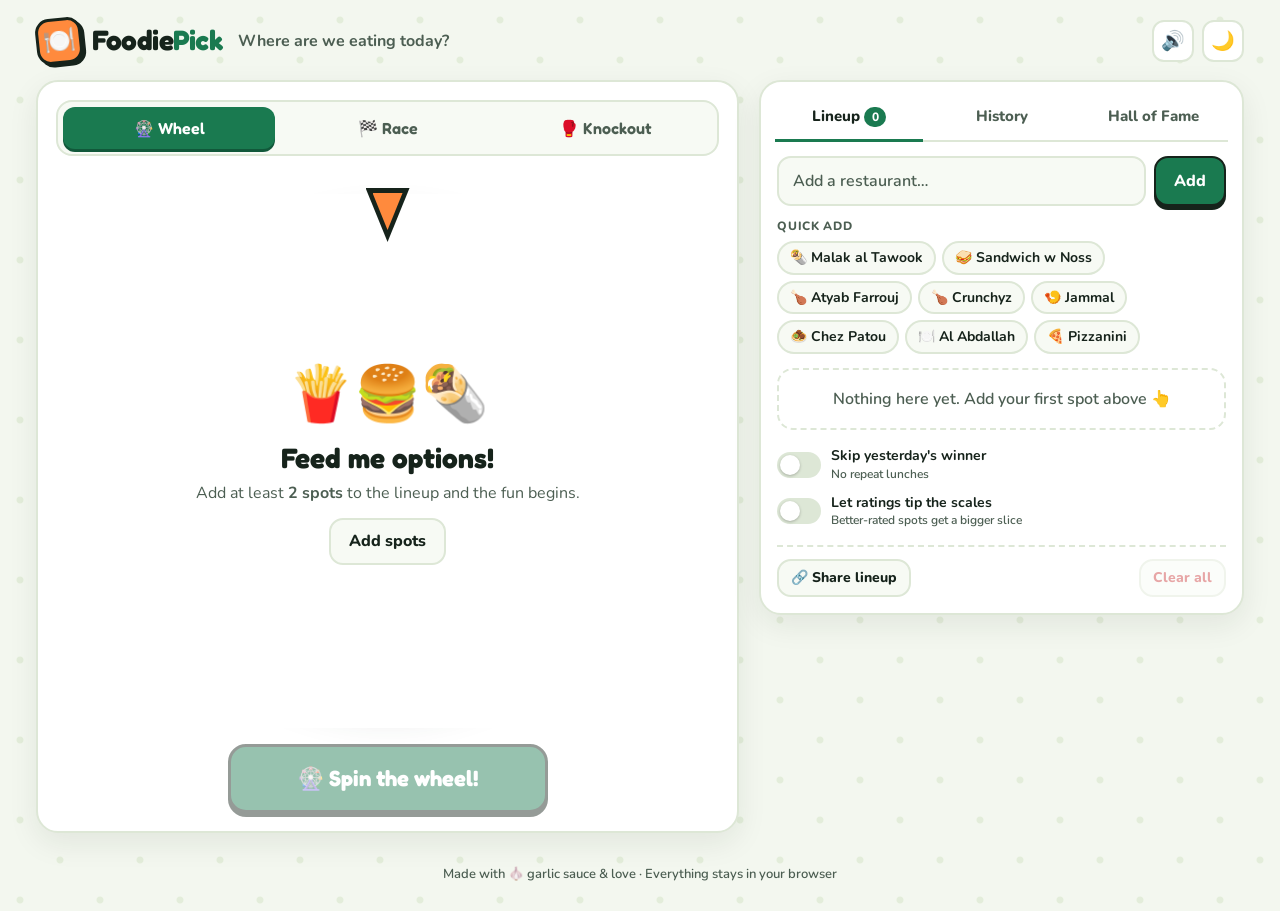
<file: index.html>
<!doctype html>
<html lang="en">
  <head>
    <meta charset="utf-8">
    <meta name="viewport" content="width=device-width, initial-scale=1, viewport-fit=cover">
    <title>Foodie Pick</title>
    <meta name="description" content="Can't decide where to eat? Spin the wheel, race the restaurants, and let the food gods pick lunch.">
    <meta name="theme-color" content="#1a7a50">
    <link rel="icon" href="data:image/svg+xml,<svg xmlns='http://www.w3.org/2000/svg' viewBox='0 0 100 100'><text y='.9em' font-size='90'>🍕</text></svg>">
    <link rel="preconnect" href="https://fonts.googleapis.com">
    <link rel="preconnect" href="https://fonts.gstatic.com" crossorigin>
    <link href="https://fonts.googleapis.com/css2?family=Fredoka:wght@500;600;700&family=Nunito:wght@400;600;700;800&display=swap" rel="stylesheet">
    <link rel="stylesheet" href="styles.css">
  </head>
  <body>
    <header class="topbar">
      <a class="brand" href="./" aria-label="Foodie Pick home">
        <span class="brand-mark" aria-hidden="true">🍽️</span>
        <span class="brand-word">Foodie<em>Pick</em></span>
      </a>
      <p class="tagline" id="tagline">Where are we eating today?</p>
      <div class="topbar-actions">
        <button class="team-btn" id="teamBtn" type="button" hidden>
          <span aria-hidden="true">👥</span> <span id="teamBtnLabel">Team up</span>
          <span class="online-dot" id="onlineBadge" hidden></span>
        </button>
        <button class="icon-btn" id="soundBtn" type="button" aria-pressed="true" title="Sound on/off">🔊</button>
        <button class="icon-btn" id="themeBtn" type="button" title="Switch light/dark">🌙</button>
      </div>
    </header>

    <main class="layout">
      <section class="stage-card" aria-label="Picker">
        <div class="mode-tabs" role="tablist" aria-label="Pick mode">
          <button class="mode-tab" role="tab" type="button" data-mode="wheel" aria-selected="true">
            <span aria-hidden="true">🎡</span> Wheel
          </button>
          <button class="mode-tab" role="tab" type="button" data-mode="race" aria-selected="false">
            <span aria-hidden="true">🏁</span> Race
          </button>
          <button class="mode-tab" role="tab" type="button" data-mode="knockout" aria-selected="false">
            <span aria-hidden="true">🥊</span> Knockout
          </button>
        </div>
        <p class="mode-hint" id="modeHint"></p>

        <div class="stage" id="stage">
          <div class="wheel-wrap" id="wheelWrap">
            <div class="wheel-pointer" id="wheelPointer" aria-hidden="true"></div>
            <canvas id="wheelCanvas" width="640" height="640" aria-label="Restaurant wheel"></canvas>
            <button class="wheel-hub" id="hubBtn" type="button" aria-label="Spin the wheel">SPIN</button>
          </div>
          <div class="race-wrap" id="raceWrap" hidden>
            <canvas id="raceCanvas" aria-label="Food race track"></canvas>
          </div>
          <div class="empty-stage" id="emptyStage" hidden>
            <div class="empty-emoji" aria-hidden="true">🍟🍔🌯</div>
            <h2>Feed me options!</h2>
            <p>Add at least <strong>2 spots</strong> to the lineup and the fun begins.</p>
            <button class="btn ghost" id="emptyAddBtn" type="button">Add spots</button>
          </div>
          <ol class="knockout-trail" id="knockoutTrail" aria-label="Knocked out" hidden></ol>
        </div>

        <div class="stage-controls">
          <button class="btn primary big" id="goBtn" type="button">
            <span class="go-label" id="goLabel">Pick my lunch!</span>
          </button>
          <div class="race-length" id="raceLength" role="radiogroup" aria-label="Race length" hidden>
            <button type="button" role="radio" data-len="10">Snack 10s</button>
            <button type="button" role="radio" data-len="20">Meal 20s</button>
            <button type="button" role="radio" data-len="40">Feast 40s</button>
          </div>
        </div>
        <p class="sr-only" aria-live="polite" id="liveRegion"></p>
      </section>

      <aside class="side-card">
        <div class="side-tabs" role="tablist" aria-label="Panels">
          <button class="side-tab" role="tab" type="button" data-panel="lineup" aria-selected="true">Lineup <span class="pill" id="lineupCount">0</span></button>
          <button class="side-tab" role="tab" type="button" data-panel="history" aria-selected="false">History</button>
          <button class="side-tab" role="tab" type="button" data-panel="fame" aria-selected="false">Hall of Fame</button>
        </div>

        <section class="panel" id="panel-lineup" role="tabpanel">
          <form class="add-form" id="addForm" autocomplete="off">
            <label class="sr-only" for="nameInput">Restaurant name</label>
            <input id="nameInput" type="text" maxlength="40" placeholder="Add a restaurant…" list="nameSuggestions" enterkeyhint="done">
            <datalist id="nameSuggestions"></datalist>
            <button class="btn primary" type="submit" aria-label="Add restaurant">Add</button>
          </form>

          <div class="quick-add" id="quickAddWrap">
            <span class="quick-label">Quick add</span>
            <div class="chips" id="quickAdd"></div>
          </div>

          <ul class="lineup" id="lineup" aria-label="Restaurants in the lineup"></ul>

          <div class="toggles">
            <label class="switch">
              <input type="checkbox" id="noRepeatToggle">
              <span class="switch-ui" aria-hidden="true"></span>
              <span>Skip yesterday's winner <small>No repeat lunches</small></span>
            </label>
            <label class="switch">
              <input type="checkbox" id="biasToggle">
              <span class="switch-ui" aria-hidden="true"></span>
              <span>Let ratings tip the scales <small>Better-rated spots get a bigger slice</small></span>
            </label>
          </div>

          <div class="lineup-actions">
            <button class="btn ghost small" id="shareBtn" type="button">🔗 Share lineup</button>
            <button class="btn ghost small danger" id="clearBtn" type="button">Clear all</button>
          </div>
        </section>

        <section class="panel" id="panel-history" role="tabpanel" hidden>
          <ul class="history" id="historyList"></ul>
        </section>

        <section class="panel" id="panel-fame" role="tabpanel" hidden>
          <ol class="fame" id="fameList"></ol>
        </section>
      </aside>
    </main>

    <footer class="footer">Made with 🧄 garlic sauce &amp; love · Everything stays in your browser</footer>

    <dialog class="result" id="resultDialog" aria-labelledby="resultName">
      <button class="result-close" id="resultClose" type="button" aria-label="Close">✕</button>
      <p class="result-kicker" id="resultKicker">The food gods have spoken</p>
      <div class="result-emoji" id="resultEmoji" aria-hidden="true">🍕</div>
      <h2 class="result-name" id="resultName">Pizza place</h2>
      <p class="result-quip" id="resultQuip"></p>
      <ol class="result-podium" id="resultPodium" hidden></ol>
      <div class="result-actions">
        <button class="btn primary big" id="eatBtn" type="button">🍴 Let's eat!</button>
        <button class="btn ghost" id="rerollBtn" type="button">🎲 Nah, again</button>
      </div>
      <a class="result-map" id="mapLink" href="#" target="_blank" rel="noopener">📍 Find it on Google Maps</a>
    </dialog>

    <dialog class="team-dialog" id="teamDialog" aria-labelledby="teamTitle">
      <button class="result-close" id="teamClose" type="button" aria-label="Close">✕</button>

      <div id="teamSolo">
        <div class="team-hero" aria-hidden="true">🍕🍔🌯</div>
        <h2 id="teamTitle">Lunch is better together</h2>
        <p class="team-sub">Create a team and everyone shares the same lineup, history and ratings. Spins play live on everyone's screen!</p>

        <label class="field">
          <span>Your nickname</span>
          <input id="nickInput" type="text" maxlength="24" placeholder="e.g. Mahdi" autocomplete="nickname">
        </label>

        <form class="team-form" id="createTeamForm">
          <h3>🆕 Start a team</h3>
          <div class="team-row">
            <input id="teamNameInput" type="text" maxlength="40" placeholder="Team name, e.g. Lunch Crew" aria-label="Team name" required>
            <button class="btn primary" type="submit">Create</button>
          </div>
          <label class="check"><input type="checkbox" id="bringLineup" checked> Bring my current lineup along</label>
        </form>

        <div class="or"><span>or</span></div>

        <form class="team-form" id="joinTeamForm">
          <h3>🔑 Join with a code</h3>
          <div class="team-row">
            <input id="joinCodeInput" type="text" maxlength="6" placeholder="ABC123" aria-label="Team code" autocapitalize="characters" required>
            <button class="btn primary" type="submit">Join</button>
          </div>
        </form>
        <p class="team-error" id="teamError" role="alert"></p>
      </div>

      <div id="teamIn" hidden>
        <p class="result-kicker">Your team</p>
        <h2 class="team-name" id="teamName">Team</h2>
        <div class="code-card">
          <span>Invite code</span>
          <strong id="teamCode">ABC123</strong>
        </div>
        <button class="btn primary big" id="copyInviteBtn" type="button">🔗 Copy invite link</button>
        <h3 class="members-title">Members</h3>
        <ul class="members" id="memberList"></ul>
        <button class="btn ghost small danger" id="leaveTeamBtn" type="button">Leave team</button>
      </div>
    </dialog>

    <div class="emoji-pop" id="emojiPop" hidden role="dialog" aria-label="Choose an emoji"></div>
    <div class="toast-zone" id="toastZone" aria-live="polite"></div>
    <canvas class="confetti" id="confettiCanvas" aria-hidden="true"></canvas>

    <script src="config.js"></script>
    <script src="app.js"></script>
    <script src="team.js"></script>
  </body>
</html>
</file>
<file: styles.css>
/* Palette "Pistachio Pop": fresh pistachio green + tangerine. */
:root {
  --bg: #f3f7ef;
  --bg-pattern: #e3edda;
  --card: #ffffff;
  --card-2: #f7faf4;
  --ink: #16231b;
  --ink-soft: #4c5e52;
  --line: #dde7d6;
  --primary: #1a7a50;
  --primary-dark: #11583a;
  --on-primary: #ffffff;
  --accent: #ff8a3d;
  --on-accent: #2a1405;
  --success: #1a7a50;
  --danger: #c93b3b;
  --scrim: rgba(10, 20, 14, 0.55);
  --shadow: 0 10px 30px rgba(22, 35, 27, 0.08);
  --shadow-pop: 0 6px 0 rgba(22, 35, 27, 0.9);
  --radius: 22px;
  --display: "Fredoka", "Nunito", system-ui, sans-serif;
  --body: "Nunito", system-ui, -apple-system, "Segoe UI", sans-serif;
  color-scheme: light;
}

@media (prefers-color-scheme: dark) {
  :root:not([data-theme="light"]) {
    --bg: #0f1712;
    --bg-pattern: #15201a;
    --card: #18241d;
    --card-2: #1f2e25;
    --ink: #eef6ef;
    --ink-soft: #a7baad;
    --line: #2c3d32;
    --primary: #3dbf83;
    --primary-dark: #2a9466;
    --on-primary: #0b140f;
    --accent: #ff9a55;
    --on-accent: #2a1405;
    --success: #3dbf83;
    --danger: #ff7676;
    --scrim: rgba(0, 0, 0, 0.6);
    --shadow: 0 10px 30px rgba(0, 0, 0, 0.35);
    --shadow-pop: 0 6px 0 rgba(0, 0, 0, 0.6);
    color-scheme: dark;
  }
}

:root[data-theme="dark"] {
  --bg: #0f1712;
  --bg-pattern: #15201a;
  --card: #18241d;
  --card-2: #1f2e25;
  --ink: #eef6ef;
  --ink-soft: #a7baad;
  --line: #2c3d32;
  --primary: #3dbf83;
  --primary-dark: #2a9466;
  --on-primary: #0b140f;
  --accent: #ff9a55;
  --on-accent: #2a1405;
  --success: #3dbf83;
  --danger: #ff7676;
  --scrim: rgba(0, 0, 0, 0.6);
  --shadow: 0 10px 30px rgba(0, 0, 0, 0.35);
  --shadow-pop: 0 6px 0 rgba(0, 0, 0, 0.6);
  color-scheme: dark;
}

* { box-sizing: border-box; }

html { -webkit-text-size-adjust: 100%; }

body {
  margin: 0;
  min-height: 100vh;
  font-family: var(--body);
  color: var(--ink);
  background-color: var(--bg);
  background-image:
    radial-gradient(circle at 20px 20px, var(--bg-pattern) 3px, transparent 4px),
    radial-gradient(circle at 60px 60px, var(--bg-pattern) 3px, transparent 4px);
  background-size: 80px 80px;
  line-height: 1.4;
}

button, input { font: inherit; color: inherit; }
button { cursor: pointer; }
button:disabled { cursor: not-allowed; }

:focus-visible {
  outline: 3px solid var(--accent);
  outline-offset: 2px;
}

.sr-only {
  position: absolute !important;
  width: 1px; height: 1px;
  overflow: hidden;
  clip: rect(0 0 0 0);
  white-space: nowrap;
}

/* ---------- Top bar ---------- */

.topbar {
  display: flex;
  align-items: center;
  gap: 16px;
  max-width: 1240px;
  margin: 0 auto;
  padding: 18px 16px 8px;
}

.brand {
  display: flex;
  align-items: center;
  gap: 10px;
  text-decoration: none;
  color: var(--ink);
}

.brand-mark {
  display: grid;
  place-items: center;
  width: 46px; height: 46px;
  font-size: 26px;
  background: var(--accent);
  border: 3px solid var(--ink);
  border-radius: 14px;
  transform: rotate(-6deg);
  box-shadow: 3px 3px 0 var(--ink);
}

.brand-word {
  font-family: var(--display);
  font-weight: 700;
  font-size: 28px;
  letter-spacing: -0.5px;
}
.brand-word em { font-style: normal; color: var(--primary); }

.tagline {
  flex: 1;
  margin: 0;
  color: var(--ink-soft);
  font-weight: 700;
  min-height: 1.4em;
  transition: opacity .3s;
}

.topbar-actions { display: flex; gap: 8px; }

.icon-btn {
  width: 42px; height: 42px;
  display: grid; place-items: center;
  font-size: 19px;
  background: var(--card);
  border: 2px solid var(--line);
  border-radius: 12px;
  transition: transform .15s;
}
.icon-btn:hover { transform: translateY(-2px); }

/* ---------- Layout ---------- */

.layout {
  display: grid;
  grid-template-columns: minmax(0, 1.45fr) minmax(320px, 1fr);
  gap: 20px;
  max-width: 1240px;
  margin: 0 auto;
  padding: 8px 16px 24px;
  align-items: start;
}

.stage-card, .side-card {
  background: var(--card);
  border: 2px solid var(--line);
  border-radius: var(--radius);
  box-shadow: var(--shadow);
}

.stage-card { padding: 18px; min-width: 0; }

.side-card {
  padding: 14px;
  position: sticky;
  top: 12px;
  max-height: calc(100vh - 24px);
  display: flex;
  flex-direction: column;
}

/* ---------- Mode tabs ---------- */

.mode-tabs {
  display: grid;
  grid-template-columns: repeat(3, 1fr);
  gap: 6px;
  padding: 5px;
  background: var(--card-2);
  border: 2px solid var(--line);
  border-radius: 16px;
}

.mode-tab {
  padding: 10px 8px;
  border: 0;
  border-radius: 12px;
  background: transparent;
  font-family: var(--display);
  font-weight: 600;
  font-size: 16px;
  color: var(--ink-soft);
  white-space: nowrap;
  transition: background .2s, color .2s, transform .15s;
}
.mode-tab:hover { color: var(--ink); }
.mode-tab[aria-selected="true"] {
  background: var(--primary);
  color: var(--on-primary);
  box-shadow: 0 3px 0 var(--primary-dark);
}
.mode-tab:disabled { opacity: .5; }

.mode-hint {
  margin: 10px 4px 0;
  text-align: center;
  color: var(--ink-soft);
  font-size: 14px;
  font-weight: 600;
  min-height: 1.4em;
}

/* ---------- Stage ---------- */

.stage {
  position: relative;
  margin-top: 8px;
  min-height: 340px;
  display: grid;
  place-items: center;
}

.wheel-wrap {
  position: relative;
  width: min(100%, 520px);
  aspect-ratio: 1;
}

#wheelCanvas {
  width: 100%;
  height: 100%;
  display: block;
  filter: drop-shadow(0 12px 18px rgba(22, 35, 27, 0.22));
}

.wheel-pointer {
  position: absolute;
  top: -6px;
  left: 50%;
  z-index: 2;
  width: 44px;
  height: 54px;
  transform: translateX(-50%);
  transform-origin: 50% 20%;
  background: var(--ink);
  clip-path: polygon(0 0, 100% 0, 50% 100%);
}
.wheel-pointer::after {
  content: "";
  position: absolute;
  inset: 5px 7px 12px;
  background: var(--accent);
  clip-path: polygon(0 0, 100% 0, 50% 100%);
}
.wheel-pointer.tick { animation: pointer-tick .12s ease-out; }
@keyframes pointer-tick {
  40% { transform: translateX(-50%) rotate(-16deg); }
}

.wheel-hub {
  position: absolute;
  top: 50%; left: 50%;
  width: 22%;
  aspect-ratio: 1;
  transform: translate(-50%, -50%);
  border-radius: 50%;
  border: 4px solid var(--ink);
  background: var(--accent);
  color: var(--ink);
  font-family: var(--display);
  font-weight: 700;
  font-size: clamp(14px, 3vw, 22px);
  box-shadow: 0 4px 0 var(--ink);
  transition: transform .15s;
}
.wheel-hub:hover:not(:disabled) { transform: translate(-50%, -50%) scale(1.06); }
.wheel-hub:active:not(:disabled) { transform: translate(-50%, calc(-50% + 3px)); box-shadow: 0 1px 0 var(--ink); }
.wheel-hub:disabled { opacity: .85; }

.race-wrap {
  width: 100%;
  border-radius: 18px;
  overflow: hidden;
  border: 3px solid var(--ink);
}
#raceCanvas { display: block; width: 100%; }

.empty-stage {
  position: absolute;
  inset: 0;
  display: grid;
  place-content: center;
  justify-items: center;
  text-align: center;
  padding: 24px;
  background: var(--card);
  border-radius: 18px;
}
.empty-stage[hidden] { display: none; }
.empty-emoji { font-size: 54px; animation: bob 2.4s ease-in-out infinite; }
.empty-stage h2 { font-family: var(--display); font-size: 28px; margin: 6px 0 4px; }
.empty-stage p { margin: 0 0 14px; color: var(--ink-soft); }

@keyframes bob {
  50% { transform: translateY(-8px) rotate(-3deg); }
}

.knockout-trail {
  list-style: none;
  display: flex;
  flex-wrap: wrap;
  justify-content: center;
  gap: 6px;
  margin: 14px 0 0;
  padding: 0;
  width: 100%;
}
.knockout-trail li {
  padding: 4px 10px;
  border-radius: 999px;
  background: var(--card-2);
  border: 2px dashed var(--line);
  color: var(--ink-soft);
  font-size: 13px;
  font-weight: 700;
  text-decoration: line-through;
  animation: pop-in .35s cubic-bezier(.2, 1.6, .4, 1);
}

/* ---------- Controls ---------- */

.stage-controls {
  display: grid;
  justify-items: center;
  gap: 12px;
  margin-top: 16px;
}

.btn {
  display: inline-flex;
  align-items: center;
  justify-content: center;
  gap: 6px;
  padding: 10px 18px;
  border-radius: 14px;
  border: 2px solid var(--ink);
  background: var(--card);
  font-weight: 800;
  text-decoration: none;
  transition: transform .12s, box-shadow .12s, background .2s;
}
.btn:disabled { opacity: .45; }

.btn.primary {
  background: var(--primary);
  color: var(--on-primary);
  box-shadow: 0 4px 0 var(--ink);
}
.btn.primary:hover:not(:disabled) { transform: translateY(-2px); box-shadow: 0 6px 0 var(--ink); }
.btn.primary:active:not(:disabled) { transform: translateY(3px); box-shadow: 0 1px 0 var(--ink); }

.btn.big {
  min-width: min(100%, 320px);
  padding: 16px 28px;
  font-family: var(--display);
  font-size: 22px;
  font-weight: 700;
  border-width: 3px;
  border-radius: 18px;
}

.btn.ghost {
  border-color: var(--line);
  background: var(--card-2);
}
.btn.ghost:hover:not(:disabled) { border-color: var(--ink-soft); }
.btn.small { padding: 7px 12px; font-size: 14px; }
.btn.danger { color: var(--danger); }

#goBtn.wiggle { animation: wiggle 2.8s ease-in-out infinite; }
@keyframes wiggle {
  0%, 88%, 100% { transform: rotate(0); }
  91% { transform: rotate(-3deg); }
  94% { transform: rotate(3deg); }
  97% { transform: rotate(-2deg); }
}

.race-length {
  display: flex;
  gap: 6px;
  padding: 4px;
  background: var(--card-2);
  border: 2px solid var(--line);
  border-radius: 12px;
}
.race-length[hidden] { display: none; }
.race-length button {
  border: 0;
  border-radius: 9px;
  padding: 6px 12px;
  background: transparent;
  font-size: 14px;
  font-weight: 700;
  color: var(--ink-soft);
}
.race-length button[aria-checked="true"] { background: var(--ink); color: var(--card); }

/* ---------- Side panel ---------- */

.side-tabs {
  display: flex;
  gap: 4px;
  border-bottom: 2px solid var(--line);
  margin-bottom: 12px;
}
.side-tab {
  flex: 1;
  padding: 10px 6px 12px;
  border: 0;
  background: none;
  font-weight: 800;
  font-size: 15px;
  color: var(--ink-soft);
  border-bottom: 3px solid transparent;
  margin-bottom: -2px;
}
.side-tab[aria-selected="true"] { color: var(--ink); border-bottom-color: var(--primary); }

.pill {
  display: inline-block;
  min-width: 22px;
  padding: 0 6px;
  border-radius: 999px;
  background: var(--primary);
  color: var(--on-primary);
  font-size: 12px;
  line-height: 20px;
}

.panel { overflow-y: auto; min-height: 0; padding: 2px; }

.add-form { display: flex; gap: 8px; }
.add-form input {
  flex: 1;
  min-width: 0;
  padding: 12px 14px;
  border: 2px solid var(--line);
  border-radius: 14px;
  background: var(--card-2);
  font-weight: 700;
}
.add-form input:focus { outline: none; border-color: var(--primary); }
.add-form input::placeholder { color: var(--ink-soft); font-weight: 600; }
.add-form.shake { animation: shake .35s; }
@keyframes shake {
  25% { transform: translateX(-6px); }
  75% { transform: translateX(6px); }
}

.quick-add { margin-top: 12px; }
.quick-add[hidden] { display: none; }
.quick-label {
  display: block;
  font-size: 12px;
  font-weight: 800;
  text-transform: uppercase;
  letter-spacing: .06em;
  color: var(--ink-soft);
  margin-bottom: 6px;
}
.chips { display: flex; flex-wrap: wrap; gap: 6px; }
.chip {
  padding: 5px 11px;
  border-radius: 999px;
  border: 2px solid var(--line);
  background: var(--card-2);
  font-size: 14px;
  font-weight: 700;
  transition: transform .12s, border-color .12s;
}
.chip:hover { transform: translateY(-2px); border-color: var(--primary); }

.lineup {
  list-style: none;
  margin: 14px 0 0;
  padding: 0;
  display: grid;
  gap: 8px;
}
.lineup-empty {
  padding: 18px;
  text-align: center;
  color: var(--ink-soft);
  border: 2px dashed var(--line);
  border-radius: 16px;
  font-weight: 600;
}

.entry {
  display: flex;
  align-items: center;
  gap: 10px;
  padding: 8px 10px 8px 8px;
  border-radius: 16px;
  background: var(--card-2);
  border: 2px solid var(--line);
  animation: pop-in .3s cubic-bezier(.2, 1.6, .4, 1);
}
.entry.sitting-out { opacity: .5; }
.entry.sitting-out .entry-name { text-decoration: line-through; }

@keyframes pop-in {
  from { transform: scale(.85); opacity: 0; }
}

.entry-emoji {
  flex: none;
  width: 42px; height: 42px;
  display: grid; place-items: center;
  font-size: 24px;
  border-radius: 12px;
  border: 0;
  background: color-mix(in srgb, var(--c, var(--primary)) 22%, var(--card));
  transition: transform .15s;
}
.entry-emoji:hover { transform: rotate(-10deg) scale(1.1); }

.entry-main { flex: 1; min-width: 0; }
.entry-name {
  display: block;
  font-weight: 800;
  overflow: hidden;
  text-overflow: ellipsis;
  white-space: nowrap;
}
.entry-meta { font-size: 12px; color: var(--ink-soft); font-weight: 600; }

.tickets {
  display: flex;
  align-items: center;
  border: 2px solid var(--line);
  border-radius: 10px;
  background: var(--card);
}
.tickets button {
  width: 26px; height: 28px;
  border: 0; background: none;
  font-weight: 800;
}
.tickets button:disabled { opacity: .3; }
.tickets strong { min-width: 16px; text-align: center; font-size: 14px; }

.entry-btn {
  width: 32px; height: 32px;
  display: grid; place-items: center;
  border: 0;
  border-radius: 10px;
  background: none;
  font-size: 15px;
  opacity: .7;
}
.entry-btn:hover { opacity: 1; background: var(--card); }

.toggles { display: grid; gap: 10px; margin-top: 16px; }
.switch {
  display: flex;
  align-items: center;
  gap: 10px;
  font-weight: 700;
  font-size: 14px;
  cursor: pointer;
}
.switch small { display: block; font-weight: 600; color: var(--ink-soft); font-size: 12px; }
.switch input { position: absolute; opacity: 0; pointer-events: none; }
.switch-ui {
  flex: none;
  position: relative;
  width: 44px; height: 26px;
  border-radius: 999px;
  background: var(--line);
  transition: background .2s;
}
.switch-ui::after {
  content: "";
  position: absolute;
  top: 3px; left: 3px;
  width: 20px; height: 20px;
  border-radius: 50%;
  background: #fff;
  box-shadow: 0 1px 3px rgba(0,0,0,.25);
  transition: transform .2s;
}
.switch input:checked + .switch-ui { background: var(--success); }
.switch input:checked + .switch-ui::after { transform: translateX(18px); }
.switch input:focus-visible + .switch-ui { outline: 3px solid var(--accent); outline-offset: 2px; }

.lineup-actions {
  display: flex;
  justify-content: space-between;
  gap: 8px;
  margin-top: 16px;
  padding-top: 12px;
  border-top: 2px dashed var(--line);
}

/* ---------- History & fame ---------- */

.history, .fame { list-style: none; margin: 0; padding: 0; display: grid; gap: 8px; }

.history-item {
  display: grid;
  grid-template-columns: auto 1fr auto;
  align-items: center;
  gap: 4px 10px;
  padding: 10px;
  border-radius: 16px;
  background: var(--card-2);
  border: 2px solid var(--line);
}
.history-emoji { font-size: 28px; grid-row: span 2; }
.history-name { font-weight: 800; }
.history-date { font-size: 12px; color: var(--ink-soft); font-weight: 600; }
.history-del { grid-row: span 2; }

.stars { display: flex; gap: 1px; }
.stars button {
  border: 0;
  background: none;
  padding: 0 1px;
  font-size: 18px;
  line-height: 1;
  filter: grayscale(1);
  opacity: .35;
  transition: transform .12s;
}
.stars button.on { filter: none; opacity: 1; }
.stars button:hover { transform: scale(1.25); }

.fame-item {
  display: grid;
  grid-template-columns: 34px 36px 1fr auto;
  align-items: center;
  gap: 8px;
  padding: 10px;
  border-radius: 16px;
  background: var(--card-2);
  border: 2px solid var(--line);
}
.fame-rank { font-family: var(--display); font-weight: 700; font-size: 20px; text-align: center; }
.fame-emoji { font-size: 26px; }
.fame-name { font-weight: 800; }
.fame-bar {
  height: 8px;
  margin-top: 4px;
  border-radius: 999px;
  background: var(--line);
  overflow: hidden;
}
.fame-bar span { display: block; height: 100%; border-radius: inherit; background: var(--primary); }
.fame-stats { text-align: right; font-size: 12px; color: var(--ink-soft); font-weight: 700; }
.fame-stats strong { display: block; font-size: 18px; color: var(--ink); font-family: var(--display); }

.muted-empty {
  padding: 24px 12px;
  text-align: center;
  color: var(--ink-soft);
  font-weight: 600;
}
.muted-empty span { display: block; font-size: 40px; margin-bottom: 6px; }

/* ---------- Result dialog ---------- */

.result {
  width: min(92vw, 420px);
  padding: 28px 22px 22px;
  border: 3px solid var(--ink);
  border-radius: 28px;
  background: var(--card);
  color: var(--ink);
  text-align: center;
  box-shadow: var(--shadow-pop);
}
.result[open] { animation: result-in .5s cubic-bezier(.2, 1.5, .4, 1); }
.result::backdrop { background: var(--scrim); backdrop-filter: blur(3px); }
@keyframes result-in {
  from { transform: scale(.6) rotate(-4deg); opacity: 0; }
}

.result-close {
  position: absolute;
  top: 10px; right: 10px;
  width: 36px; height: 36px;
  border: 0; border-radius: 50%;
  background: var(--card-2);
  font-weight: 800;
}
.result-kicker {
  margin: 0;
  font-size: 13px;
  font-weight: 800;
  text-transform: uppercase;
  letter-spacing: .08em;
  color: var(--primary);
}
.result-emoji {
  font-size: 88px;
  line-height: 1.15;
  margin: 6px 0 0;
  animation: bob 1.6s ease-in-out infinite;
}
.result-name {
  font-family: var(--display);
  font-size: clamp(28px, 7vw, 38px);
  margin: 4px 0;
  line-height: 1.1;
  overflow-wrap: anywhere;
}
.result-quip { margin: 0 0 10px; color: var(--ink-soft); font-weight: 600; }

.result-podium {
  list-style: none;
  padding: 0;
  margin: 0 0 12px;
  display: grid;
  gap: 4px;
  font-weight: 700;
  font-size: 14px;
  color: var(--ink-soft);
}

.result-actions { display: grid; gap: 8px; margin-top: 10px; }
.result-actions .btn.big { min-width: 0; width: 100%; }

.result-map {
  display: inline-block;
  margin-top: 12px;
  font-weight: 700;
  color: var(--ink-soft);
}

/* ---------- Teams ---------- */

.team-btn {
  position: relative;
  display: inline-flex;
  align-items: center;
  gap: 6px;
  height: 42px;
  padding: 0 14px;
  border: 2px solid var(--ink);
  border-radius: 12px;
  background: var(--accent);
  color: var(--on-accent);
  font-weight: 800;
  box-shadow: 0 3px 0 var(--ink);
  max-width: 220px;
  transition: transform .15s;
}
.team-btn[hidden] { display: none; }
.team-btn:hover { transform: translateY(-2px); }
#teamBtnLabel { overflow: hidden; text-overflow: ellipsis; white-space: nowrap; }
.online-dot {
  min-width: 20px;
  padding: 0 5px;
  border-radius: 999px;
  background: var(--success);
  color: var(--on-primary);
  font-size: 12px;
  line-height: 20px;
  text-align: center;
}
.online-dot[hidden] { display: none; }

.team-dialog {
  width: min(92vw, 440px);
  max-height: 90vh;
  padding: 26px 22px 22px;
  border: 3px solid var(--ink);
  border-radius: 28px;
  background: var(--card);
  color: var(--ink);
  box-shadow: var(--shadow-pop);
}
.team-dialog[open] { animation: result-in .4s cubic-bezier(.2, 1.5, .4, 1); }
.team-dialog::backdrop { background: var(--scrim); backdrop-filter: blur(3px); }
.team-dialog h2 { font-family: var(--display); font-size: 26px; margin: 4px 0 6px; text-align: center; }
.team-dialog h3 { font-size: 15px; margin: 0 0 8px; }
.team-hero { text-align: center; font-size: 42px; animation: bob 2.4s ease-in-out infinite; }
.team-sub { text-align: center; color: var(--ink-soft); font-weight: 600; margin: 0 0 16px; }

.field { display: grid; gap: 6px; font-weight: 800; font-size: 14px; margin-bottom: 14px; }
.field input, .team-row input {
  width: 100%;
  min-width: 0;
  padding: 11px 13px;
  border: 2px solid var(--line);
  border-radius: 12px;
  background: var(--card-2);
  font-weight: 700;
}
.field input:focus, .team-row input:focus { outline: none; border-color: var(--primary); }
#joinCodeInput { text-transform: uppercase; letter-spacing: .2em; }

.team-form {
  padding: 14px;
  border: 2px solid var(--line);
  border-radius: 18px;
  background: var(--card-2);
}
.team-row { display: flex; gap: 8px; }
.team-row input { background: var(--card); }
.check { display: flex; gap: 8px; align-items: center; margin-top: 10px; font-size: 13px; font-weight: 700; color: var(--ink-soft); }

.or { display: flex; align-items: center; gap: 10px; margin: 12px 0; color: var(--ink-soft); font-weight: 800; font-size: 13px; }
.or::before, .or::after { content: ""; flex: 1; border-top: 2px dashed var(--line); }

.team-error { min-height: 1.2em; margin: 10px 0 0; color: var(--danger); font-weight: 700; text-align: center; }

#teamIn { text-align: center; }
.team-name { overflow-wrap: anywhere; }
.code-card {
  display: grid;
  gap: 2px;
  margin: 12px 0 14px;
  padding: 12px;
  border: 2px dashed var(--ink-soft);
  border-radius: 16px;
  background: var(--card-2);
  font-size: 12px;
  font-weight: 800;
  text-transform: uppercase;
  letter-spacing: .08em;
  color: var(--ink-soft);
}
.code-card strong { font-family: var(--display); font-size: 36px; letter-spacing: .18em; color: var(--ink); }
#copyInviteBtn { width: 100%; min-width: 0; }
.members-title { text-align: left; margin-top: 18px !important; }
.members { list-style: none; padding: 0; margin: 0 0 16px; display: grid; gap: 6px; text-align: left; }
.members li {
  display: flex;
  align-items: center;
  gap: 8px;
  padding: 8px 12px;
  border-radius: 12px;
  background: var(--card-2);
  font-weight: 700;
}
.members .status { width: 10px; height: 10px; border-radius: 50%; background: var(--line); flex: none; }
.members .status.on { background: var(--success); box-shadow: 0 0 0 3px color-mix(in srgb, var(--success) 30%, transparent); }
.members small { margin-left: auto; color: var(--ink-soft); }

/* ---------- Emoji popover ---------- */

.emoji-pop {
  position: fixed;
  z-index: 40;
  display: grid;
  grid-template-columns: repeat(6, 38px);
  gap: 4px;
  padding: 10px;
  background: var(--card);
  border: 2px solid var(--ink);
  border-radius: 16px;
  box-shadow: var(--shadow);
}
.emoji-pop[hidden] { display: none; }
.emoji-pop button {
  width: 38px; height: 38px;
  border: 0;
  border-radius: 10px;
  background: none;
  font-size: 22px;
}
.emoji-pop button:hover { background: var(--card-2); transform: scale(1.15); }

/* ---------- Toasts ---------- */

.toast-zone {
  position: fixed;
  left: 50%;
  bottom: max(16px, env(safe-area-inset-bottom));
  transform: translateX(-50%);
  z-index: 60;
  display: grid;
  gap: 8px;
  width: min(92vw, 420px);
}
.toast {
  display: flex;
  align-items: center;
  gap: 12px;
  padding: 12px 14px;
  border-radius: 14px;
  background: var(--ink);
  color: var(--card);
  font-weight: 700;
  box-shadow: var(--shadow);
  animation: toast-in .3s cubic-bezier(.2, 1.4, .4, 1);
}
.toast span { flex: 1; }
.toast button {
  border: 0;
  background: var(--accent);
  color: var(--on-accent);
  border-radius: 8px;
  padding: 4px 10px;
  font-weight: 800;
}
.toast.out { opacity: 0; transform: translateY(8px); transition: .25s; }
@keyframes toast-in {
  from { transform: translateY(20px); opacity: 0; }
}

.confetti {
  position: fixed;
  inset: 0;
  width: 100%;
  height: 100%;
  pointer-events: none;
  z-index: 100;
}

.footer {
  text-align: center;
  color: var(--ink-soft);
  font-size: 13px;
  font-weight: 600;
  padding: 8px 16px 28px;
}

/* ---------- Responsive ---------- */

@media (max-width: 900px) {
  .layout { grid-template-columns: minmax(0, 1fr); }
  .side-card { position: static; max-height: none; }
  .tagline { display: none; }
  .team-btn { padding: 0 10px; max-width: 150px; }
  .topbar { justify-content: space-between; }
}

@media (max-width: 480px) {
  .brand-word { font-size: 24px; }
  .brand-mark { width: 40px; height: 40px; font-size: 22px; }
  .stage-card { padding: 12px; }
  .mode-tab { font-size: 14px; padding: 9px 4px; }
  .stage { min-height: 280px; }
  .btn.big { font-size: 20px; padding: 14px 20px; }
  .race-length button { padding: 6px 8px; font-size: 13px; }
}

@media (prefers-reduced-motion: reduce) {
  *, *::before, *::after {
    animation-duration: .01ms !important;
    animation-iteration-count: 1 !important;
    transition-duration: .01ms !important;
  }
}
</file>
